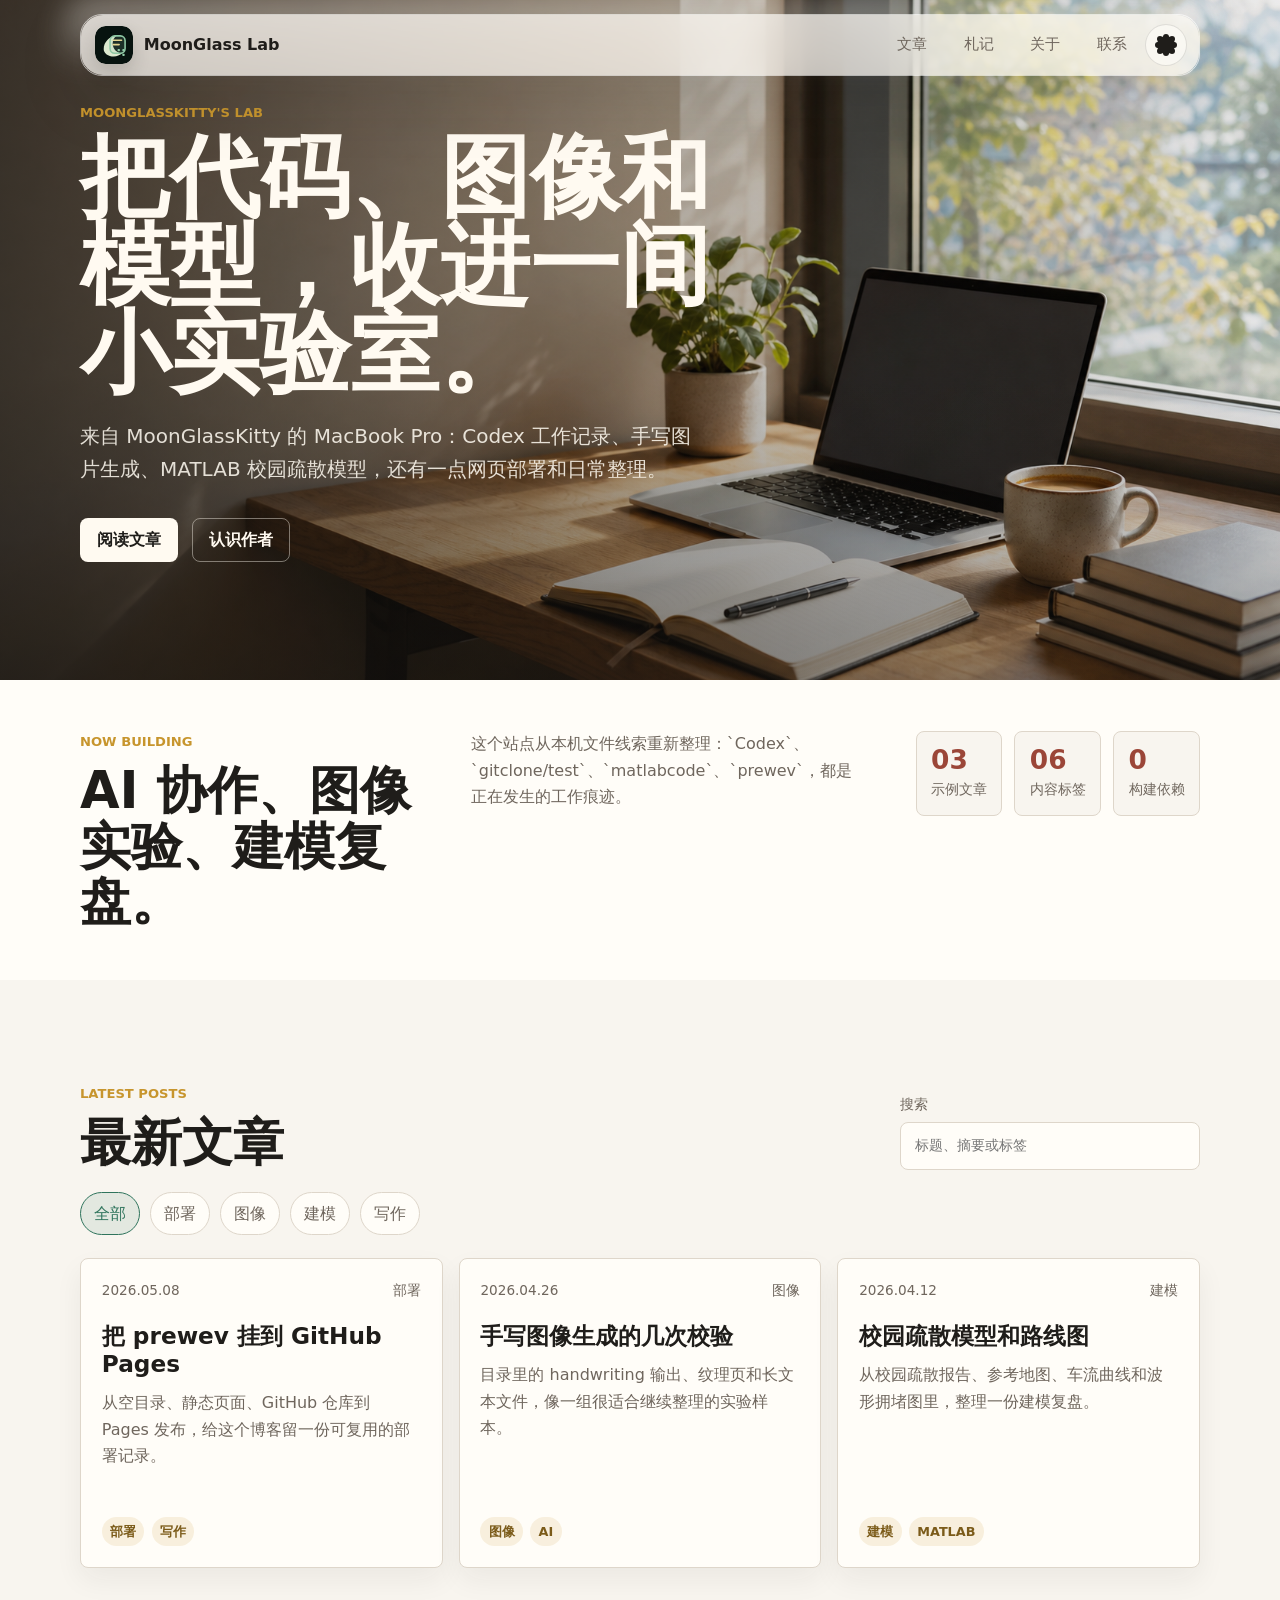
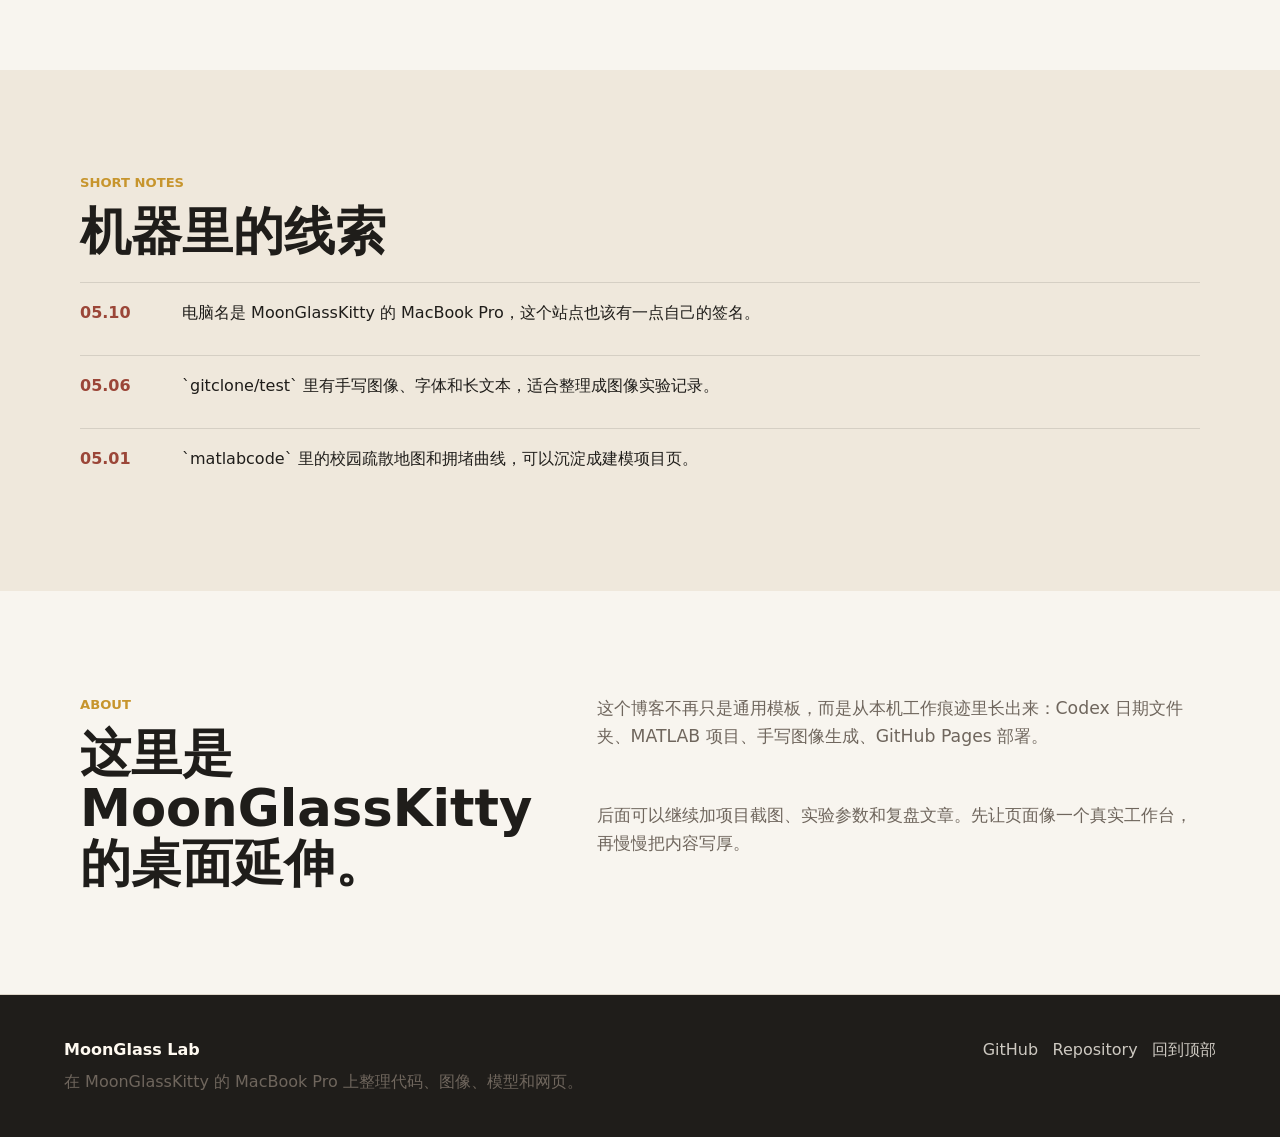
<file: index.html>
<!doctype html>
<html lang="zh-CN">
  <head>
    <meta charset="utf-8">
    <meta name="viewport" content="width=device-width, initial-scale=1">
    <meta
      name="description"
      content="MoonGlass Lab，MoonGlassKitty 的个人实验笔记，记录 Codex 工作流、手写图像生成、MATLAB 建模和静态网页部署。"
    >
    <title>MoonGlass Lab | MoonGlassKitty 的实验笔记</title>
    <link rel="icon" href="assets/moonglass-logo.svg" type="image/svg+xml">
    <script>
      (() => {
        try {
          const theme = localStorage.getItem("moon-notes-theme");
          if (theme === "dark" || theme === "light") {
            document.documentElement.dataset.theme = theme;
          } else if (window.matchMedia?.("(prefers-color-scheme: dark)").matches) {
            document.documentElement.dataset.theme = "dark";
          }
        } catch {}
      })();
    </script>
    <link rel="stylesheet" href="styles.css">
  </head>
  <body>
    <a class="skip-link" href="#content">跳到内容</a>

    <header class="site-header">
      <a class="brand" href="#top" aria-label="MoonGlass Lab 首页">
        <img class="brand-logo" src="assets/moonglass-logo.svg" alt="">
        <span>MoonGlass Lab</span>
      </a>

      <div class="header-actions">
        <nav class="site-nav" id="site-nav" aria-label="主导航">
          <a href="#posts">文章</a>
          <a href="#notes">札记</a>
          <a href="#about">关于</a>
          <a href="#contact">联系</a>
        </nav>

        <button class="theme-toggle" type="button" aria-label="切换深色主题" title="切换深色主题">
          <span class="theme-toggle-icon" aria-hidden="true"></span>
        </button>

        <button class="nav-toggle" type="button" aria-expanded="false" aria-controls="site-nav" aria-label="打开导航">
          <span></span>
          <span></span>
          <span></span>
        </button>
      </div>
    </header>

    <main id="content">
      <section class="hero" id="top" aria-labelledby="hero-title">
        <img class="hero-image" src="assets/hero-workspace.png" alt="">
        <div class="hero-shade"></div>
        <div class="hero-content">
          <p class="eyebrow">MoonGlassKitty's Lab</p>
          <h1 id="hero-title">把代码、图像和模型，收进一间小实验室。</h1>
          <p>
            来自 MoonGlassKitty 的 MacBook Pro：Codex 工作记录、手写图片生成、MATLAB 校园疏散模型，还有一点网页部署和日常整理。
          </p>
          <div class="hero-actions" aria-label="快捷入口">
            <a class="button button-primary" href="#posts">阅读文章</a>
            <a class="button button-secondary" href="#about">认识作者</a>
          </div>
        </div>
      </section>

      <section class="section intro-band" aria-label="博客概览">
        <div class="section-inner intro-grid">
          <div>
            <p class="section-kicker">Now building</p>
            <h2>AI 协作、图像实验、建模复盘。</h2>
          </div>
          <p>
            这个站点从本机文件线索重新整理：`Codex`、`gitclone/test`、`matlabcode`、`prewev`，都是正在发生的工作痕迹。
          </p>
          <dl class="stat-list">
            <div>
              <dt>03</dt>
              <dd>示例文章</dd>
            </div>
            <div>
              <dt>06</dt>
              <dd>内容标签</dd>
            </div>
            <div>
              <dt>0</dt>
              <dd>构建依赖</dd>
            </div>
          </dl>
        </div>
      </section>

      <section class="section" id="posts" aria-labelledby="posts-title">
        <div class="section-inner">
          <div class="section-heading">
            <div>
              <p class="section-kicker">Latest posts</p>
              <h2 id="posts-title">最新文章</h2>
            </div>
            <label class="search-box">
              <span>搜索</span>
              <input id="post-search" type="search" placeholder="标题、摘要或标签">
            </label>
          </div>

          <div class="filter-bar" aria-label="按标签筛选文章">
            <button class="chip is-active" type="button" data-filter="all" aria-pressed="true">全部</button>
            <button class="chip" type="button" data-filter="部署" aria-pressed="false">部署</button>
            <button class="chip" type="button" data-filter="图像" aria-pressed="false">图像</button>
            <button class="chip" type="button" data-filter="建模" aria-pressed="false">建模</button>
            <button class="chip" type="button" data-filter="写作" aria-pressed="false">写作</button>
          </div>

          <div class="post-grid" id="post-grid">
            <article
              class="post-card"
              data-tags="部署 写作"
              data-title="把 prewev 挂到 GitHub Pages"
              data-excerpt="从本地静态文件到线上博客，记录一次真实部署。"
            >
              <div class="post-meta">
                <time datetime="2026-05-08">2026.05.08</time>
                <span>部署</span>
              </div>
              <h3><a href="posts/start-with-github-pages.html">把 prewev 挂到 GitHub Pages</a></h3>
              <p>从空目录、静态页面、GitHub 仓库到 Pages 发布，给这个博客留一份可复用的部署记录。</p>
              <div class="tag-row" aria-label="文章标签">
                <span>部署</span>
                <span>写作</span>
              </div>
            </article>

            <article
              class="post-card"
              data-tags="图像 AI"
              data-title="手写图像生成的几次校验"
              data-excerpt="从字体、长文本、照片纹理到输出检查，记录一个图像小实验。"
            >
              <div class="post-meta">
                <time datetime="2026-04-26">2026.04.26</time>
                <span>图像</span>
              </div>
              <h3><a href="posts/reading-notes.html">手写图像生成的几次校验</a></h3>
              <p>目录里的 handwriting 输出、纹理页和长文本文件，像一组很适合继续整理的实验样本。</p>
              <div class="tag-row" aria-label="文章标签">
                <span>图像</span>
                <span>AI</span>
              </div>
            </article>

            <article
              class="post-card"
              data-tags="建模 MATLAB"
              data-title="校园疏散模型和路线图"
              data-excerpt="从 MATLAB 模型、疏散地图到拥堵曲线，把一次建模工作讲清楚。"
            >
              <div class="post-meta">
                <time datetime="2026-04-12">2026.04.12</time>
                <span>建模</span>
              </div>
              <h3><a href="posts/weekly-tech-stack.html">校园疏散模型和路线图</a></h3>
              <p>从校园疏散报告、参考地图、车流曲线和波形拥堵图里，整理一份建模复盘。</p>
              <div class="tag-row" aria-label="文章标签">
                <span>建模</span>
                <span>MATLAB</span>
              </div>
            </article>
          </div>

          <p class="empty-state" id="empty-state" hidden>没有找到匹配的文章。</p>
        </div>
      </section>

      <section class="section note-band" id="notes" aria-labelledby="notes-title">
        <div class="section-inner">
          <div class="section-heading">
            <div>
              <p class="section-kicker">Short notes</p>
              <h2 id="notes-title">机器里的线索</h2>
            </div>
          </div>
          <div class="note-list">
            <article>
              <time datetime="2026-05-10">05.10</time>
              <p>电脑名是 MoonGlassKitty 的 MacBook Pro，这个站点也该有一点自己的签名。</p>
            </article>
            <article>
              <time datetime="2026-05-06">05.06</time>
              <p>`gitclone/test` 里有手写图像、字体和长文本，适合整理成图像实验记录。</p>
            </article>
            <article>
              <time datetime="2026-05-01">05.01</time>
              <p>`matlabcode` 里的校园疏散地图和拥堵曲线，可以沉淀成建模项目页。</p>
            </article>
          </div>
        </div>
      </section>

      <section class="section about-layout" id="about" aria-labelledby="about-title">
        <div class="section-inner about-grid">
          <div>
            <p class="section-kicker">About</p>
            <h2 id="about-title">这里是 MoonGlassKitty 的桌面延伸。</h2>
          </div>
          <div class="about-copy">
            <p>
              这个博客不再只是通用模板，而是从本机工作痕迹里长出来：Codex 日期文件夹、MATLAB 项目、手写图像生成、GitHub Pages 部署。
            </p>
            <p>
              后面可以继续加项目截图、实验参数和复盘文章。先让页面像一个真实工作台，再慢慢把内容写厚。
            </p>
          </div>
        </div>
      </section>
    </main>

    <footer class="site-footer" id="contact">
      <div>
        <p class="footer-title">MoonGlass Lab</p>
        <p>在 MoonGlassKitty 的 MacBook Pro 上整理代码、图像、模型和网页。</p>
      </div>
      <div class="footer-links" aria-label="联系链接">
        <a href="https://github.com/MoonGlassKitty" rel="noreferrer">GitHub</a>
        <a href="https://github.com/MoonGlassKitty/prewev" rel="noreferrer">Repository</a>
        <a href="#top">回到顶部</a>
      </div>
    </footer>

    <script src="script.js"></script>
  </body>
</html>
</file>
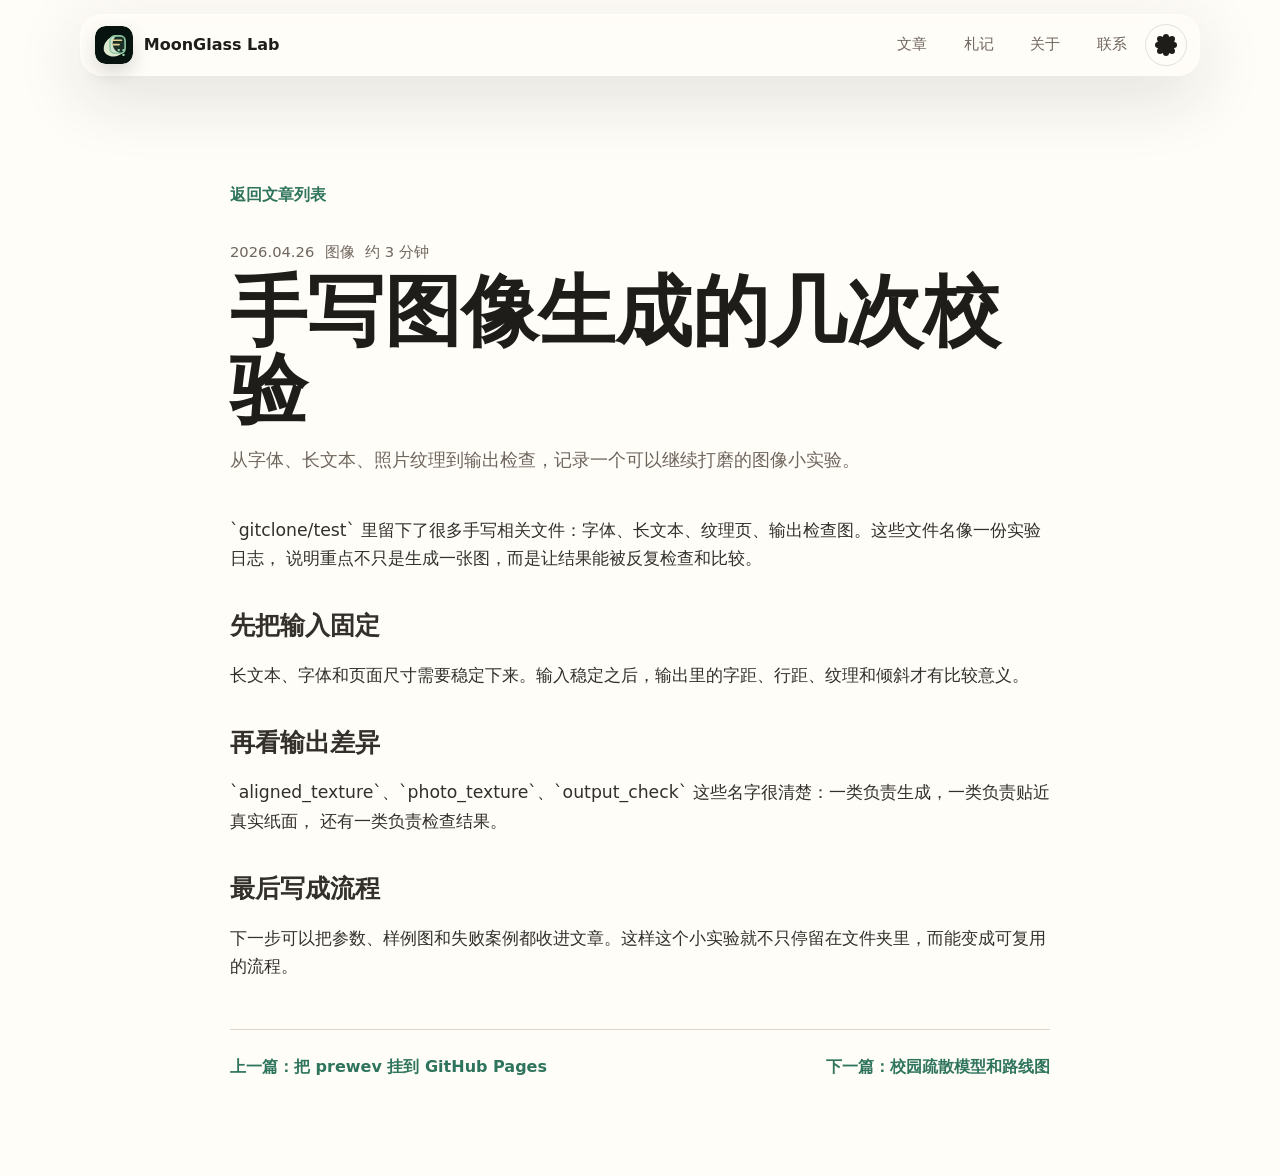
<file: posts/reading-notes.html>
<!doctype html>
<html lang="zh-CN">
  <head>
    <meta charset="utf-8">
    <meta name="viewport" content="width=device-width, initial-scale=1">
    <meta name="description" content="一篇关于手写图像生成、长文本和输出校验的实验记录。">
    <title>手写图像生成的几次校验 | MoonGlass Lab</title>
    <link rel="icon" href="../assets/moonglass-logo.svg" type="image/svg+xml">
    <script>
      (() => {
        try {
          const theme = localStorage.getItem("moon-notes-theme");
          if (theme === "dark" || theme === "light") {
            document.documentElement.dataset.theme = theme;
          } else if (window.matchMedia?.("(prefers-color-scheme: dark)").matches) {
            document.documentElement.dataset.theme = "dark";
          }
        } catch {}
      })();
    </script>
    <link rel="stylesheet" href="../styles.css">
  </head>
  <body class="post-page">
    <header class="site-header">
      <a class="brand" href="../index.html" aria-label="MoonGlass Lab 首页">
        <img class="brand-logo" src="../assets/moonglass-logo.svg" alt="">
        <span>MoonGlass Lab</span>
      </a>
      <div class="header-actions">
        <nav class="site-nav" id="site-nav" aria-label="主导航">
          <a href="../index.html#posts">文章</a>
          <a href="../index.html#notes">札记</a>
          <a href="../index.html#about">关于</a>
          <a href="../index.html#contact">联系</a>
        </nav>

        <button class="theme-toggle" type="button" aria-label="切换深色主题" title="切换深色主题">
          <span class="theme-toggle-icon" aria-hidden="true"></span>
        </button>

        <button class="nav-toggle" type="button" aria-expanded="false" aria-controls="site-nav" aria-label="打开导航">
          <span></span>
          <span></span>
          <span></span>
        </button>
      </div>
    </header>

    <main class="article-shell">
      <a class="back-link" href="../index.html#posts">返回文章列表</a>
      <article>
        <header class="article-header">
          <div class="article-meta">
            <time datetime="2026-04-26">2026.04.26</time>
            <span>图像</span>
            <span>约 3 分钟</span>
          </div>
          <h1>手写图像生成的几次校验</h1>
          <p>从字体、长文本、照片纹理到输出检查，记录一个可以继续打磨的图像小实验。</p>
        </header>

        <div class="article-content">
          <p>
            `gitclone/test` 里留下了很多手写相关文件：字体、长文本、纹理页、输出检查图。这些文件名像一份实验日志，
            说明重点不只是生成一张图，而是让结果能被反复检查和比较。
          </p>
          <h2>先把输入固定</h2>
          <p>
            长文本、字体和页面尺寸需要稳定下来。输入稳定之后，输出里的字距、行距、纹理和倾斜才有比较意义。
          </p>
          <h2>再看输出差异</h2>
          <p>
            `aligned_texture`、`photo_texture`、`output_check` 这些名字很清楚：一类负责生成，一类负责贴近真实纸面，
            还有一类负责检查结果。
          </p>
          <h2>最后写成流程</h2>
          <p>
            下一步可以把参数、样例图和失败案例都收进文章。这样这个小实验就不只停留在文件夹里，而能变成可复用的流程。
          </p>
        </div>
      </article>

      <nav class="article-nav" aria-label="文章导航">
        <a href="start-with-github-pages.html">上一篇：把 prewev 挂到 GitHub Pages</a>
        <a href="weekly-tech-stack.html">下一篇：校园疏散模型和路线图</a>
      </nav>
    </main>

    <script src="../script.js"></script>
  </body>
</html>
</file>
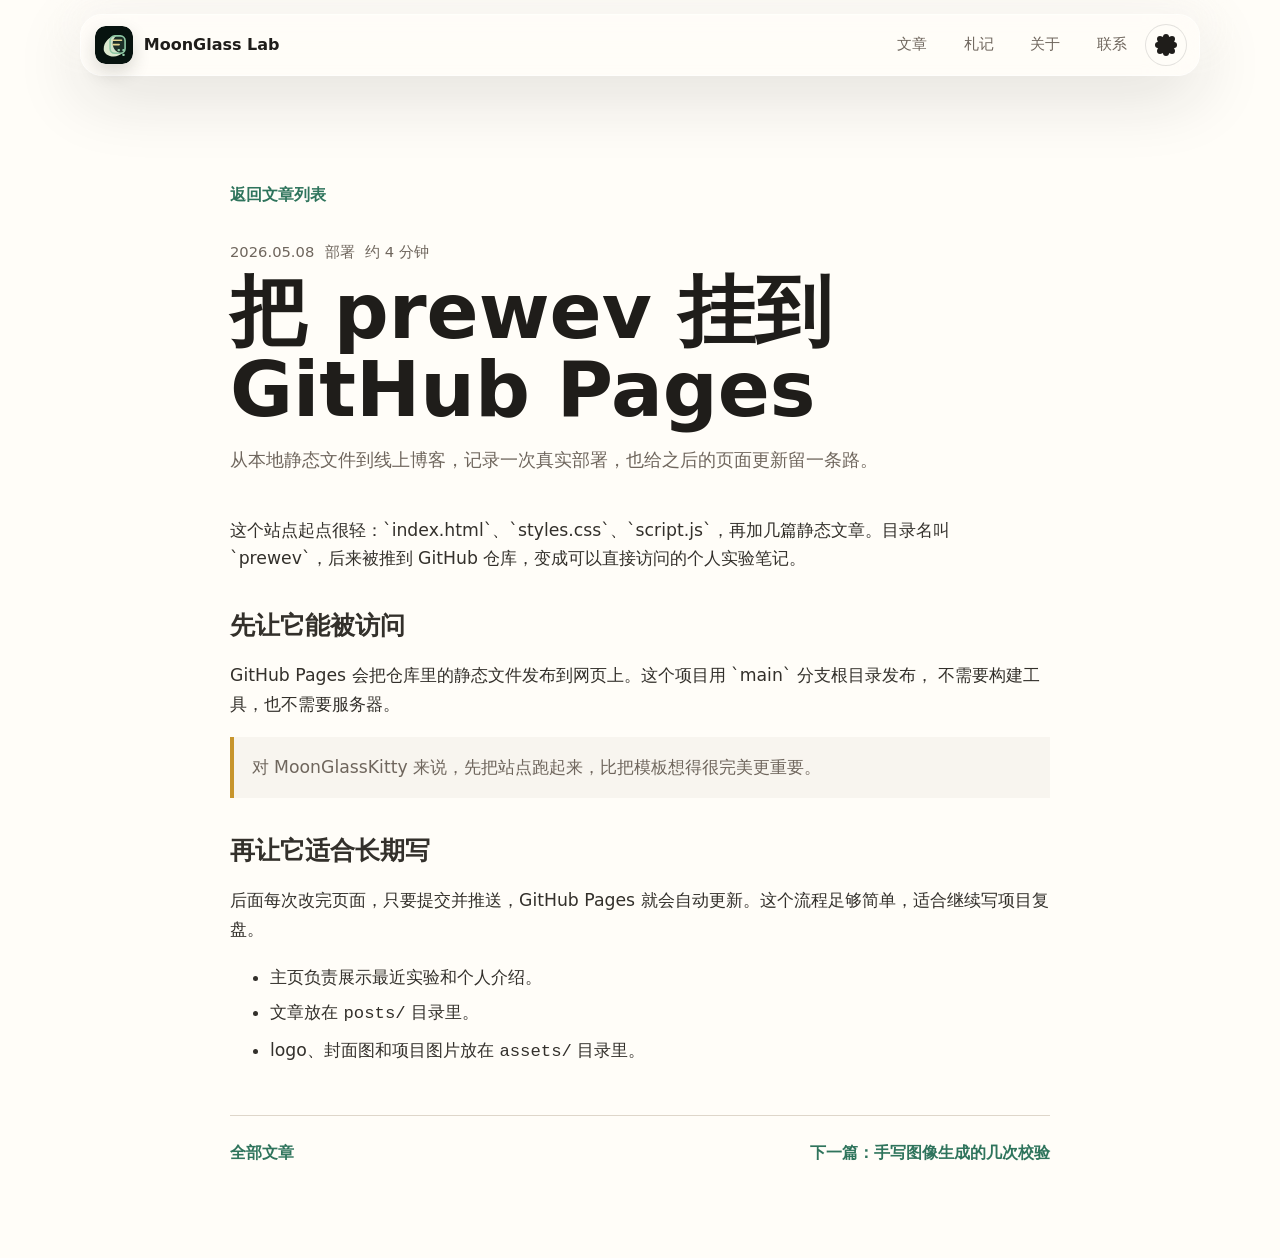
<file: posts/start-with-github-pages.html>
<!doctype html>
<html lang="zh-CN">
  <head>
    <meta charset="utf-8">
    <meta name="viewport" content="width=device-width, initial-scale=1">
    <meta
      name="description"
      content="一篇关于用静态文件和 GitHub Pages 开始个人博客的示例文章。"
    >
    <title>把 prewev 挂到 GitHub Pages | MoonGlass Lab</title>
    <link rel="icon" href="../assets/moonglass-logo.svg" type="image/svg+xml">
    <script>
      (() => {
        try {
          const theme = localStorage.getItem("moon-notes-theme");
          if (theme === "dark" || theme === "light") {
            document.documentElement.dataset.theme = theme;
          } else if (window.matchMedia?.("(prefers-color-scheme: dark)").matches) {
            document.documentElement.dataset.theme = "dark";
          }
        } catch {}
      })();
    </script>
    <link rel="stylesheet" href="../styles.css">
  </head>
  <body class="post-page">
    <header class="site-header">
      <a class="brand" href="../index.html" aria-label="MoonGlass Lab 首页">
        <img class="brand-logo" src="../assets/moonglass-logo.svg" alt="">
        <span>MoonGlass Lab</span>
      </a>
      <div class="header-actions">
        <nav class="site-nav" id="site-nav" aria-label="主导航">
          <a href="../index.html#posts">文章</a>
          <a href="../index.html#notes">札记</a>
          <a href="../index.html#about">关于</a>
          <a href="../index.html#contact">联系</a>
        </nav>

        <button class="theme-toggle" type="button" aria-label="切换深色主题" title="切换深色主题">
          <span class="theme-toggle-icon" aria-hidden="true"></span>
        </button>

        <button class="nav-toggle" type="button" aria-expanded="false" aria-controls="site-nav" aria-label="打开导航">
          <span></span>
          <span></span>
          <span></span>
        </button>
      </div>
    </header>

    <main class="article-shell">
      <a class="back-link" href="../index.html#posts">返回文章列表</a>
      <article>
        <header class="article-header">
          <div class="article-meta">
            <time datetime="2026-05-08">2026.05.08</time>
            <span>部署</span>
            <span>约 4 分钟</span>
          </div>
          <h1>把 prewev 挂到 GitHub Pages</h1>
          <p>从本地静态文件到线上博客，记录一次真实部署，也给之后的页面更新留一条路。</p>
        </header>

        <div class="article-content">
          <p>
            这个站点起点很轻：`index.html`、`styles.css`、`script.js`，再加几篇静态文章。目录名叫
            `prewev`，后来被推到 GitHub 仓库，变成可以直接访问的个人实验笔记。
          </p>
          <h2>先让它能被访问</h2>
          <p>
            GitHub Pages 会把仓库里的静态文件发布到网页上。这个项目用 `main` 分支根目录发布，
            不需要构建工具，也不需要服务器。
          </p>
          <blockquote>
            对 MoonGlassKitty 来说，先把站点跑起来，比把模板想得很完美更重要。
          </blockquote>
          <h2>再让它适合长期写</h2>
          <p>
            后面每次改完页面，只要提交并推送，GitHub Pages 就会自动更新。这个流程足够简单，适合继续写项目复盘。
          </p>
          <ul>
            <li>主页负责展示最近实验和个人介绍。</li>
            <li>文章放在 <code>posts/</code> 目录里。</li>
            <li>logo、封面图和项目图片放在 <code>assets/</code> 目录里。</li>
          </ul>
        </div>
      </article>

      <nav class="article-nav" aria-label="文章导航">
        <a href="../index.html#posts">全部文章</a>
        <a href="reading-notes.html">下一篇：手写图像生成的几次校验</a>
      </nav>
    </main>

    <script src="../script.js"></script>
  </body>
</html>
</file>
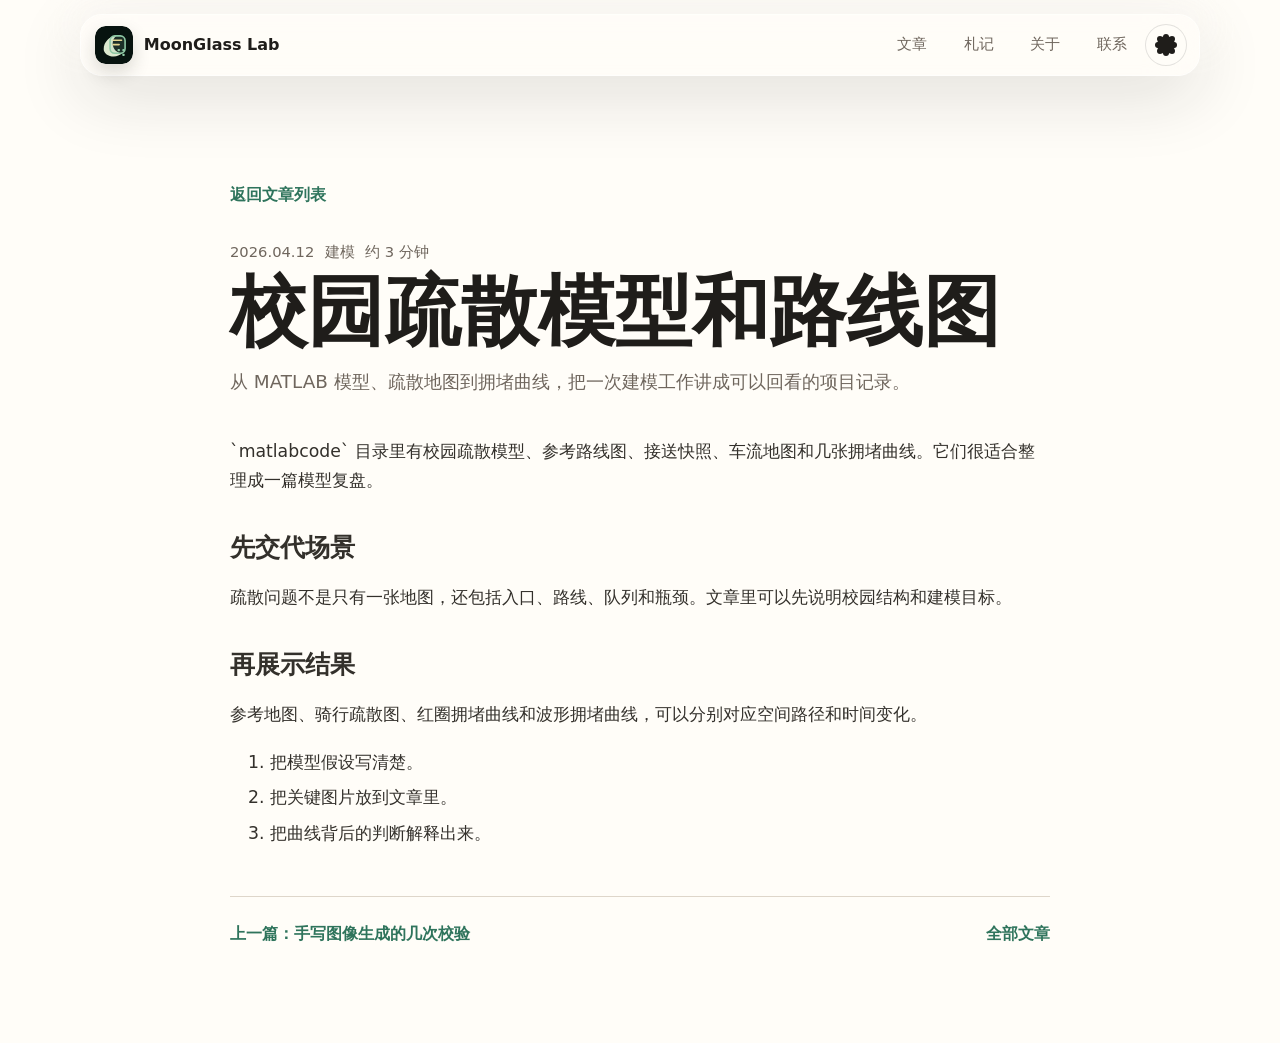
<file: posts/weekly-tech-stack.html>
<!doctype html>
<html lang="zh-CN">
  <head>
    <meta charset="utf-8">
    <meta name="viewport" content="width=device-width, initial-scale=1">
    <meta name="description" content="一篇关于 MATLAB 校园疏散模型、路线图和拥堵曲线的项目复盘。">
    <title>校园疏散模型和路线图 | MoonGlass Lab</title>
    <link rel="icon" href="../assets/moonglass-logo.svg" type="image/svg+xml">
    <script>
      (() => {
        try {
          const theme = localStorage.getItem("moon-notes-theme");
          if (theme === "dark" || theme === "light") {
            document.documentElement.dataset.theme = theme;
          } else if (window.matchMedia?.("(prefers-color-scheme: dark)").matches) {
            document.documentElement.dataset.theme = "dark";
          }
        } catch {}
      })();
    </script>
    <link rel="stylesheet" href="../styles.css">
  </head>
  <body class="post-page">
    <header class="site-header">
      <a class="brand" href="../index.html" aria-label="MoonGlass Lab 首页">
        <img class="brand-logo" src="../assets/moonglass-logo.svg" alt="">
        <span>MoonGlass Lab</span>
      </a>
      <div class="header-actions">
        <nav class="site-nav" id="site-nav" aria-label="主导航">
          <a href="../index.html#posts">文章</a>
          <a href="../index.html#notes">札记</a>
          <a href="../index.html#about">关于</a>
          <a href="../index.html#contact">联系</a>
        </nav>

        <button class="theme-toggle" type="button" aria-label="切换深色主题" title="切换深色主题">
          <span class="theme-toggle-icon" aria-hidden="true"></span>
        </button>

        <button class="nav-toggle" type="button" aria-expanded="false" aria-controls="site-nav" aria-label="打开导航">
          <span></span>
          <span></span>
          <span></span>
        </button>
      </div>
    </header>

    <main class="article-shell">
      <a class="back-link" href="../index.html#posts">返回文章列表</a>
      <article>
        <header class="article-header">
          <div class="article-meta">
            <time datetime="2026-04-12">2026.04.12</time>
            <span>建模</span>
            <span>约 3 分钟</span>
          </div>
          <h1>校园疏散模型和路线图</h1>
          <p>从 MATLAB 模型、疏散地图到拥堵曲线，把一次建模工作讲成可以回看的项目记录。</p>
        </header>

        <div class="article-content">
          <p>
            `matlabcode` 目录里有校园疏散模型、参考路线图、接送快照、车流地图和几张拥堵曲线。它们很适合整理成一篇模型复盘。
          </p>
          <h2>先交代场景</h2>
          <p>
            疏散问题不是只有一张地图，还包括入口、路线、队列和瓶颈。文章里可以先说明校园结构和建模目标。
          </p>
          <h2>再展示结果</h2>
          <p>
            参考地图、骑行疏散图、红圈拥堵曲线和波形拥堵曲线，可以分别对应空间路径和时间变化。
          </p>
          <ol>
            <li>把模型假设写清楚。</li>
            <li>把关键图片放到文章里。</li>
            <li>把曲线背后的判断解释出来。</li>
          </ol>
        </div>
      </article>

      <nav class="article-nav" aria-label="文章导航">
        <a href="reading-notes.html">上一篇：手写图像生成的几次校验</a>
        <a href="../index.html#posts">全部文章</a>
      </nav>
    </main>

    <script src="../script.js"></script>
  </body>
</html>
</file>
<file: styles.css>
:root {
  color-scheme: light;
  --paper: #f8f5ef;
  --paper-strong: #fffdf8;
  --ink: #1f1d1a;
  --muted: #6f665d;
  --line: #ded6ca;
  --green: #2f745c;
  --brick: #9b4638;
  --gold: #c7952d;
  --blue: #315f7a;
  --cream: #fffaf1;
  --article-text: #33302b;
  --note-bg: #efe8dc;
  --tag-bg: rgba(199, 149, 45, 0.13);
  --tag-color: #7b5b19;
  --nav-bg: rgba(255, 253, 248, 0.72);
  --nav-border: rgba(255, 255, 255, 0.62);
  --nav-halo: rgba(255, 253, 248, 0.48);
  --nav-halo-clear: rgba(255, 253, 248, 0);
  --control-bg: rgba(255, 253, 248, 0.62);
  --control-hover-bg: rgba(255, 253, 248, 0.9);
  --control-border: rgba(31, 29, 26, 0.12);
  --menu-bg: rgba(255, 253, 248, 0.9);
  --rule-soft: rgba(31, 29, 26, 0.12);
  --button-primary-bg: #fffaf1;
  --button-primary-text: #1f1d1a;
  --button-secondary-border: rgba(255, 250, 241, 0.42);
  --button-secondary-text: #fffaf1;
  --footer-bg: #1f1d1a;
  --footer-text: #fffaf1;
  --footer-muted: rgba(255, 250, 241, 0.78);
  --focus-ring: rgba(47, 116, 92, 0.16);
  --chip-active-bg: rgba(47, 116, 92, 0.1);
  --chip-active-border: #2f745c;
  --card-shadow: 0 12px 28px rgba(31, 29, 26, 0.06);
  --hero-text: #fffaf1;
  --hero-muted: rgba(255, 250, 241, 0.86);
  --shadow: 0 18px 45px rgba(31, 29, 26, 0.12);
  --nav-shadow: 0 18px 70px rgba(31, 29, 26, 0.14);
  --logo-shadow: 0 8px 18px rgba(31, 29, 26, 0.16);
  --max-width: 1120px;
}

[data-theme="dark"] {
  color-scheme: dark;
  --paper: #07130f;
  --paper-strong: #0c1b14;
  --ink: #eef4e7;
  --muted: #a8b8a8;
  --line: rgba(190, 218, 181, 0.18);
  --green: #8fc9a5;
  --brick: #d6987b;
  --gold: #cfbf6a;
  --blue: #84adc4;
  --cream: #eef4e7;
  --article-text: #dce8d6;
  --note-bg: #10251b;
  --tag-bg: rgba(207, 191, 106, 0.16);
  --tag-color: #e3d58f;
  --nav-bg: rgba(8, 26, 18, 0.68);
  --nav-border: rgba(173, 220, 175, 0.16);
  --nav-halo: rgba(8, 36, 24, 0.52);
  --nav-halo-clear: rgba(8, 36, 24, 0);
  --control-bg: rgba(236, 246, 225, 0.08);
  --control-hover-bg: rgba(236, 246, 225, 0.14);
  --control-border: rgba(216, 236, 204, 0.16);
  --menu-bg: rgba(10, 29, 20, 0.92);
  --rule-soft: rgba(218, 237, 207, 0.14);
  --button-primary-bg: #dce9cf;
  --button-primary-text: #092016;
  --button-secondary-border: rgba(223, 239, 211, 0.32);
  --button-secondary-text: #eef4e7;
  --footer-bg: #04100b;
  --footer-text: #eef4e7;
  --footer-muted: rgba(238, 244, 231, 0.68);
  --focus-ring: rgba(143, 201, 165, 0.2);
  --chip-active-bg: rgba(143, 201, 165, 0.12);
  --chip-active-border: rgba(143, 201, 165, 0.72);
  --card-shadow: 0 18px 42px rgba(0, 0, 0, 0.22);
  --shadow: 0 20px 60px rgba(0, 0, 0, 0.32);
  --nav-shadow: 0 18px 70px rgba(0, 0, 0, 0.34);
  --logo-shadow: 0 10px 24px rgba(0, 0, 0, 0.26);
}

* {
  box-sizing: border-box;
}

html {
  scroll-behavior: smooth;
  scroll-padding-top: 104px;
}

body {
  margin: 0;
  color: var(--ink);
  background: var(--paper);
  font-family:
    Inter, ui-sans-serif, system-ui, -apple-system, BlinkMacSystemFont, "Segoe UI",
    "PingFang SC", "Hiragino Sans GB", "Microsoft YaHei", sans-serif;
  line-height: 1.65;
  letter-spacing: 0;
  transition:
    background-color 220ms ease,
    color 220ms ease;
}

img {
  display: block;
  max-width: 100%;
}

a {
  color: inherit;
  text-decoration: none;
}

button,
input {
  font: inherit;
}

.skip-link {
  position: fixed;
  left: 1rem;
  top: 1rem;
  z-index: 100;
  transform: translateY(-160%);
  border-radius: 8px;
  background: var(--ink);
  color: var(--paper-strong);
  padding: 0.65rem 0.85rem;
}

.skip-link:focus {
  transform: translateY(0);
}

.site-header {
  position: fixed;
  top: 14px;
  left: 50%;
  right: auto;
  z-index: 20;
  display: flex;
  align-items: center;
  justify-content: space-between;
  width: min(calc(100% - 2rem), var(--max-width));
  min-height: 62px;
  padding: 0.55rem 0.72rem 0.55rem 0.9rem;
  border: 1px solid var(--nav-border);
  border-radius: 22px;
  background: transparent;
  box-shadow: var(--nav-shadow);
  transform: translateX(-50%);
  isolation: isolate;
  transition:
    top 360ms cubic-bezier(0.2, 0.72, 0.18, 1),
    width 360ms cubic-bezier(0.2, 0.72, 0.18, 1),
    min-height 360ms cubic-bezier(0.2, 0.72, 0.18, 1),
    padding 360ms cubic-bezier(0.2, 0.72, 0.18, 1),
    border-color 360ms ease,
    border-radius 360ms cubic-bezier(0.2, 0.72, 0.18, 1),
    box-shadow 360ms ease;
}

.site-header::before,
.site-header::after {
  position: absolute;
  pointer-events: none;
  content: "";
}

.site-header::before {
  inset: 0;
  z-index: -1;
  border-radius: inherit;
  background-color: var(--nav-bg);
  -webkit-backdrop-filter: saturate(150%) blur(24px);
  backdrop-filter: saturate(150%) blur(24px);
  transition:
    background-color 420ms ease,
    -webkit-backdrop-filter 360ms ease,
    backdrop-filter 360ms ease;
}

.site-header::after {
  inset: -18px -20px -24px;
  z-index: -2;
  border-radius: 34px;
  background: linear-gradient(
    180deg,
    var(--nav-halo) 0%,
    var(--nav-halo-clear) 72%,
    var(--nav-halo-clear) 100%
  );
  filter: blur(14px);
  opacity: 0.88;
  transition:
    inset 360ms cubic-bezier(0.2, 0.72, 0.18, 1),
    border-radius 360ms cubic-bezier(0.2, 0.72, 0.18, 1),
    opacity 360ms ease,
    filter 360ms ease;
}

.site-header.is-docked {
  --nav-bg: rgba(255, 253, 248, 0.48);
  --nav-border: rgba(255, 255, 255, 0.34);
  --nav-halo: rgba(255, 253, 248, 0.24);
  top: -2px;
  width: 100%;
  min-height: 60px;
  padding: calc(0.48rem + 2px) max(5vw, calc((100vw - var(--max-width)) / 2 + 0.72rem)) 0.48rem;
  border-top-width: 0;
  border-right-color: transparent;
  border-left-color: transparent;
  border-radius: 0 0 24px 24px;
}

.site-header.is-docked::before {
  inset: -3px 0 0;
  -webkit-backdrop-filter: saturate(155%) blur(22px);
  backdrop-filter: saturate(155%) blur(22px);
}

.site-header.is-docked::after {
  inset: auto 0 -26px;
  height: 48px;
  border-radius: 0 0 34px 34px;
  filter: blur(18px);
  opacity: 0.4;
}

[data-theme="dark"] .site-header.is-docked {
  --nav-bg: rgba(8, 26, 18, 0.44);
  --nav-border: rgba(173, 220, 175, 0.1);
  --nav-halo: rgba(8, 36, 24, 0.28);
}

.header-actions {
  display: flex;
  align-items: center;
  gap: 0.65rem;
}

.brand {
  position: relative;
  z-index: 1;
  display: inline-flex;
  align-items: center;
  gap: 0.65rem;
  font-weight: 760;
}

.brand-mark {
  display: grid;
  width: 34px;
  height: 34px;
  place-items: center;
  border-radius: 8px;
  background: var(--ink);
  color: var(--paper-strong);
  font-size: 0.95rem;
}

.brand-logo {
  width: 38px;
  height: 38px;
  border-radius: 11px;
  box-shadow: var(--logo-shadow);
}

.site-nav {
  position: relative;
  z-index: 1;
  display: flex;
  align-items: center;
  gap: 1.25rem;
  color: var(--muted);
  font-size: 0.96rem;
}

.site-nav a {
  border-radius: 999px;
  padding: 0.36rem 0.52rem;
}

.site-nav a:hover,
.site-nav a:focus-visible {
  background: var(--control-bg);
  color: var(--ink);
}

.theme-toggle,
.nav-toggle {
  position: relative;
  z-index: 1;
  width: 42px;
  height: 42px;
  border: 1px solid var(--control-border);
  border-radius: 999px;
  background: var(--control-bg);
  color: var(--ink);
  cursor: pointer;
  transition:
    background-color 180ms ease,
    border-color 180ms ease,
    transform 180ms ease;
}

.theme-toggle {
  display: grid;
  place-items: center;
}

.theme-toggle:hover,
.theme-toggle:focus-visible,
.nav-toggle:hover,
.nav-toggle:focus-visible {
  background: var(--control-hover-bg);
  border-color: var(--chip-active-border);
}

.theme-toggle:active,
.nav-toggle:active {
  transform: scale(0.96);
}

.theme-toggle-icon {
  display: block;
  width: 18px;
  height: 18px;
  border-radius: 50%;
  background: currentColor;
  box-shadow:
    0 -8px 0 -6px currentColor,
    0 8px 0 -6px currentColor,
    8px 0 0 -6px currentColor,
    -8px 0 0 -6px currentColor,
    6px 6px 0 -6px currentColor,
    -6px -6px 0 -6px currentColor,
    6px -6px 0 -6px currentColor,
    -6px 6px 0 -6px currentColor;
  transition:
    background-color 180ms ease,
    box-shadow 180ms ease,
    transform 180ms ease;
}

.theme-switching,
.theme-switching *,
.theme-switching *::before,
.theme-switching *::after {
  transition:
    background-color 460ms cubic-bezier(0.2, 0.72, 0.18, 1),
    color 460ms cubic-bezier(0.2, 0.72, 0.18, 1),
    border-color 460ms cubic-bezier(0.2, 0.72, 0.18, 1),
    box-shadow 460ms cubic-bezier(0.2, 0.72, 0.18, 1),
    opacity 460ms cubic-bezier(0.2, 0.72, 0.18, 1),
    filter 460ms cubic-bezier(0.2, 0.72, 0.18, 1),
    transform 460ms cubic-bezier(0.2, 0.72, 0.18, 1),
    -webkit-backdrop-filter 460ms cubic-bezier(0.2, 0.72, 0.18, 1),
    backdrop-filter 460ms cubic-bezier(0.2, 0.72, 0.18, 1) !important;
}

[data-theme="dark"] .theme-toggle-icon {
  background: transparent;
  box-shadow: inset -5px -3px 0 0 currentColor;
  transform: rotate(-18deg);
}

.nav-toggle {
  display: none;
  padding: 0.52rem;
}

.nav-toggle span {
  display: block;
  height: 2px;
  margin: 5px 0;
  border-radius: 999px;
  background: currentColor;
}

.hero {
  position: relative;
  display: grid;
  min-height: min(680px, 78vh);
  overflow: hidden;
  isolation: isolate;
}

.hero-image,
.hero-shade {
  position: absolute;
  inset: 0;
  width: 100%;
  height: 100%;
}

.hero-image {
  object-fit: cover;
}

.hero-shade {
  background:
    linear-gradient(90deg, rgba(18, 16, 13, 0.72), rgba(18, 16, 13, 0.28) 52%, rgba(18, 16, 13, 0.08)),
    linear-gradient(0deg, rgba(31, 29, 26, 0.34), transparent 45%);
  z-index: 1;
}

.hero-content {
  position: relative;
  z-index: 2;
  width: min(680px, 90vw);
  align-self: center;
  margin-left: max(5vw, calc((100vw - var(--max-width)) / 2));
  padding: 6rem 0 7rem;
  color: var(--hero-text);
}

.eyebrow,
.section-kicker {
  margin: 0 0 0.65rem;
  color: var(--gold);
  font-size: 0.82rem;
  font-weight: 780;
  text-transform: uppercase;
}

.hero h1 {
  margin: 0;
  max-width: 11ch;
  font-size: clamp(3rem, 7vw, 6.5rem);
  line-height: 0.98;
  letter-spacing: 0;
}

.hero p:not(.eyebrow) {
  max-width: 620px;
  margin: 1.4rem 0 0;
  color: var(--hero-muted);
  font-size: clamp(1.05rem, 1.8vw, 1.25rem);
}

.hero-actions {
  display: flex;
  flex-wrap: wrap;
  gap: 0.85rem;
  margin-top: 2rem;
}

.button {
  display: inline-flex;
  min-height: 44px;
  align-items: center;
  justify-content: center;
  border: 1px solid transparent;
  border-radius: 8px;
  padding: 0.72rem 1rem;
  font-weight: 750;
  line-height: 1.2;
}

.button-primary {
  background: var(--button-primary-bg);
  color: var(--button-primary-text);
}

.button-secondary {
  border-color: var(--button-secondary-border);
  color: var(--button-secondary-text);
}

.section {
  padding: clamp(4rem, 8vw, 6.5rem) 5vw;
}

.section-inner {
  width: min(var(--max-width), 100%);
  margin: 0 auto;
}

.intro-band {
  padding-block: 3.2rem;
  background: var(--paper-strong);
}

.intro-grid {
  display: grid;
  grid-template-columns: minmax(220px, 0.95fr) minmax(240px, 1.1fr) auto;
  gap: clamp(1.6rem, 4vw, 3rem);
  align-items: start;
}

.intro-grid h2,
.section-heading h2,
.about-grid h2 {
  margin: 0;
  font-size: clamp(2rem, 4vw, 3.4rem);
  line-height: 1.08;
  letter-spacing: 0;
}

.intro-grid > p,
.about-copy p,
.site-footer p {
  margin: 0;
  color: var(--muted);
}

.stat-list {
  display: grid;
  grid-template-columns: repeat(3, minmax(74px, 1fr));
  gap: 0.75rem;
  margin: 0;
}

.stat-list div {
  border: 1px solid var(--line);
  border-radius: 8px;
  background: var(--paper);
  padding: 0.9rem;
}

.stat-list dt {
  color: var(--brick);
  font-size: 1.65rem;
  font-weight: 820;
  line-height: 1;
}

.stat-list dd {
  margin: 0.3rem 0 0;
  color: var(--muted);
  font-size: 0.86rem;
}

.section-heading {
  display: flex;
  align-items: end;
  justify-content: space-between;
  gap: 1.5rem;
  margin-bottom: 1.4rem;
}

.search-box {
  display: grid;
  gap: 0.3rem;
  min-width: min(300px, 100%);
  color: var(--muted);
  font-size: 0.9rem;
}

.search-box input {
  width: 100%;
  min-height: 44px;
  border: 1px solid var(--line);
  border-radius: 8px;
  background: var(--paper-strong);
  color: var(--ink);
  padding: 0.7rem 0.85rem;
  outline: none;
}

.search-box input:focus {
  border-color: var(--green);
  box-shadow: 0 0 0 3px var(--focus-ring);
}

.filter-bar {
  display: flex;
  flex-wrap: wrap;
  gap: 0.65rem;
  margin-bottom: 1.4rem;
}

.chip {
  min-height: 38px;
  border: 1px solid var(--line);
  border-radius: 999px;
  background: var(--paper-strong);
  color: var(--muted);
  padding: 0.45rem 0.8rem;
  cursor: pointer;
}

.chip:hover,
.chip:focus-visible,
.chip.is-active {
  border-color: var(--chip-active-border);
  background: var(--chip-active-bg);
  color: var(--green);
}

.post-grid {
  display: grid;
  grid-template-columns: repeat(3, minmax(0, 1fr));
  gap: 1rem;
}

.post-card {
  display: flex;
  min-height: 310px;
  flex-direction: column;
  border: 1px solid var(--line);
  border-radius: 8px;
  background: var(--paper-strong);
  padding: 1.3rem;
  box-shadow: var(--card-shadow);
  transition:
    transform 180ms ease,
    box-shadow 180ms ease,
    border-color 180ms ease;
}

.post-card:hover {
  transform: translateY(-3px);
  border-color: var(--chip-active-border);
  box-shadow: var(--shadow);
}

.post-meta {
  display: flex;
  align-items: center;
  justify-content: space-between;
  gap: 1rem;
  color: var(--muted);
  font-size: 0.85rem;
}

.post-card h3 {
  margin: 1.25rem 0 0.75rem;
  font-size: 1.45rem;
  line-height: 1.22;
  letter-spacing: 0;
}

.post-card h3 a:hover,
.post-card h3 a:focus-visible,
.footer-links a:hover,
.footer-links a:focus-visible {
  color: var(--green);
}

.post-card p {
  margin: 0;
  color: var(--muted);
}

.tag-row {
  display: flex;
  flex-wrap: wrap;
  gap: 0.45rem;
  margin-top: auto;
  padding-top: 1.3rem;
}

.tag-row span {
  border-radius: 999px;
  background: var(--tag-bg);
  color: var(--tag-color);
  padding: 0.25rem 0.52rem;
  font-size: 0.8rem;
  font-weight: 700;
}

.empty-state {
  margin: 1rem 0 0;
  border: 1px dashed var(--line);
  border-radius: 8px;
  padding: 1rem;
  color: var(--muted);
}

.note-band {
  background: var(--note-bg);
}

.note-list {
  display: grid;
  gap: 0.75rem;
}

.note-list article {
  display: grid;
  grid-template-columns: 86px 1fr;
  gap: 1rem;
  align-items: start;
  border-top: 1px solid var(--rule-soft);
  padding: 1.05rem 0;
}

.note-list time {
  color: var(--brick);
  font-weight: 820;
}

.note-list p {
  margin: 0;
}

.about-grid {
  display: grid;
  grid-template-columns: minmax(220px, 0.9fr) minmax(280px, 1.2fr);
  gap: clamp(1.5rem, 5vw, 4rem);
}

.about-copy {
  display: grid;
  gap: 1rem;
  font-size: 1.08rem;
}

.site-footer {
  display: flex;
  justify-content: space-between;
  gap: 1.5rem;
  padding: 2.6rem 5vw;
  border-top: 1px solid var(--line);
  background: var(--footer-bg);
  color: var(--footer-text);
}

.site-footer > div {
  width: min(520px, 100%);
}

.site-footer .footer-title {
  margin: 0 0 0.35rem;
  color: var(--footer-text);
  font-weight: 820;
}

.footer-links {
  display: flex;
  flex-wrap: wrap;
  justify-content: flex-end;
  gap: 0.9rem;
  color: var(--footer-muted);
}

.post-page {
  background: var(--paper-strong);
}

.article-shell {
  width: min(820px, 90vw);
  margin: 0 auto;
  padding: calc(clamp(3.8rem, 8vw, 6rem) + 86px) 0 clamp(3.8rem, 8vw, 6rem);
}

.back-link {
  display: inline-flex;
  margin-bottom: 2rem;
  color: var(--green);
  font-weight: 760;
}

.article-header {
  margin-bottom: 2.5rem;
}

.article-header h1 {
  margin: 0.5rem 0 1rem;
  font-size: clamp(2.45rem, 6vw, 4.8rem);
  line-height: 1.02;
  letter-spacing: 0;
}

.article-header p {
  margin: 0;
  color: var(--muted);
  font-size: 1.15rem;
}

.article-meta {
  display: flex;
  flex-wrap: wrap;
  gap: 0.65rem;
  color: var(--muted);
  font-size: 0.92rem;
}

.article-content {
  display: grid;
  gap: 1.2rem;
  color: var(--article-text);
  font-size: 1.08rem;
}

.article-content h2 {
  margin: 1.2rem 0 0;
  font-size: 1.55rem;
  line-height: 1.25;
}

.article-content p,
.article-content ul,
.article-content ol {
  margin: 0;
}

.article-content li + li {
  margin-top: 0.45rem;
}

.article-content blockquote {
  margin: 0;
  border-left: 4px solid var(--gold);
  background: var(--paper);
  padding: 1rem 1.1rem;
  color: var(--muted);
}

.article-nav {
  display: flex;
  justify-content: space-between;
  gap: 1rem;
  margin-top: 3rem;
  border-top: 1px solid var(--line);
  padding-top: 1.5rem;
}

.article-nav a {
  color: var(--green);
  font-weight: 760;
}

@media (max-width: 920px) {
  .intro-grid,
  .post-grid,
  .about-grid {
    grid-template-columns: 1fr;
  }

  .section-heading {
    align-items: stretch;
    flex-direction: column;
  }

  .post-card {
    min-height: 250px;
  }
}

@media (max-width: 720px) {
  .site-header {
    top: 0.65rem;
    width: calc(100% - 1rem);
    min-height: 58px;
    padding: 0.48rem 0.54rem 0.48rem 0.72rem;
    border-radius: 18px;
  }

  .site-header.is-docked {
    top: -2px;
    width: 100%;
    min-height: 58px;
    padding: calc(0.44rem + 2px) 0.68rem 0.44rem;
    border-radius: 0 0 18px 18px;
  }

  .nav-toggle {
    display: block;
  }

  .site-nav {
    position: absolute;
    left: 0;
    right: 0;
    top: calc(100% + 0.55rem);
    display: none;
    flex-direction: column;
    align-items: stretch;
    gap: 0;
    border: 1px solid var(--nav-border);
    border-radius: 18px;
    background: var(--menu-bg);
    -webkit-backdrop-filter: blur(20px) saturate(145%);
    backdrop-filter: blur(20px) saturate(145%);
    box-shadow: var(--shadow);
    overflow: hidden;
  }

  .site-nav.is-open {
    display: flex;
  }

  .site-nav a {
    padding: 0.85rem 1rem;
    border-bottom: 1px solid var(--line);
    border-radius: 0;
  }

  .site-nav a:last-child {
    border-bottom: 0;
  }

  .hero {
    min-height: 72vh;
  }

  .hero-shade {
    background:
      linear-gradient(0deg, rgba(18, 16, 13, 0.82), rgba(18, 16, 13, 0.32)),
      linear-gradient(90deg, rgba(18, 16, 13, 0.5), rgba(18, 16, 13, 0.1));
  }

  .hero-content {
    margin: 0 auto;
    padding: 5rem 0 5.5rem;
  }

  .hero h1 {
    max-width: 10ch;
  }

  .stat-list {
    grid-template-columns: 1fr;
  }

  .note-list article {
    grid-template-columns: 1fr;
    gap: 0.25rem;
  }

  .site-footer,
  .article-nav {
    flex-direction: column;
  }

  .footer-links {
    justify-content: flex-start;
  }
}

@media (prefers-reduced-motion: reduce) {
  *,
  *::before,
  *::after {
    scroll-behavior: auto !important;
    transition: none !important;
  }
}
</file>
